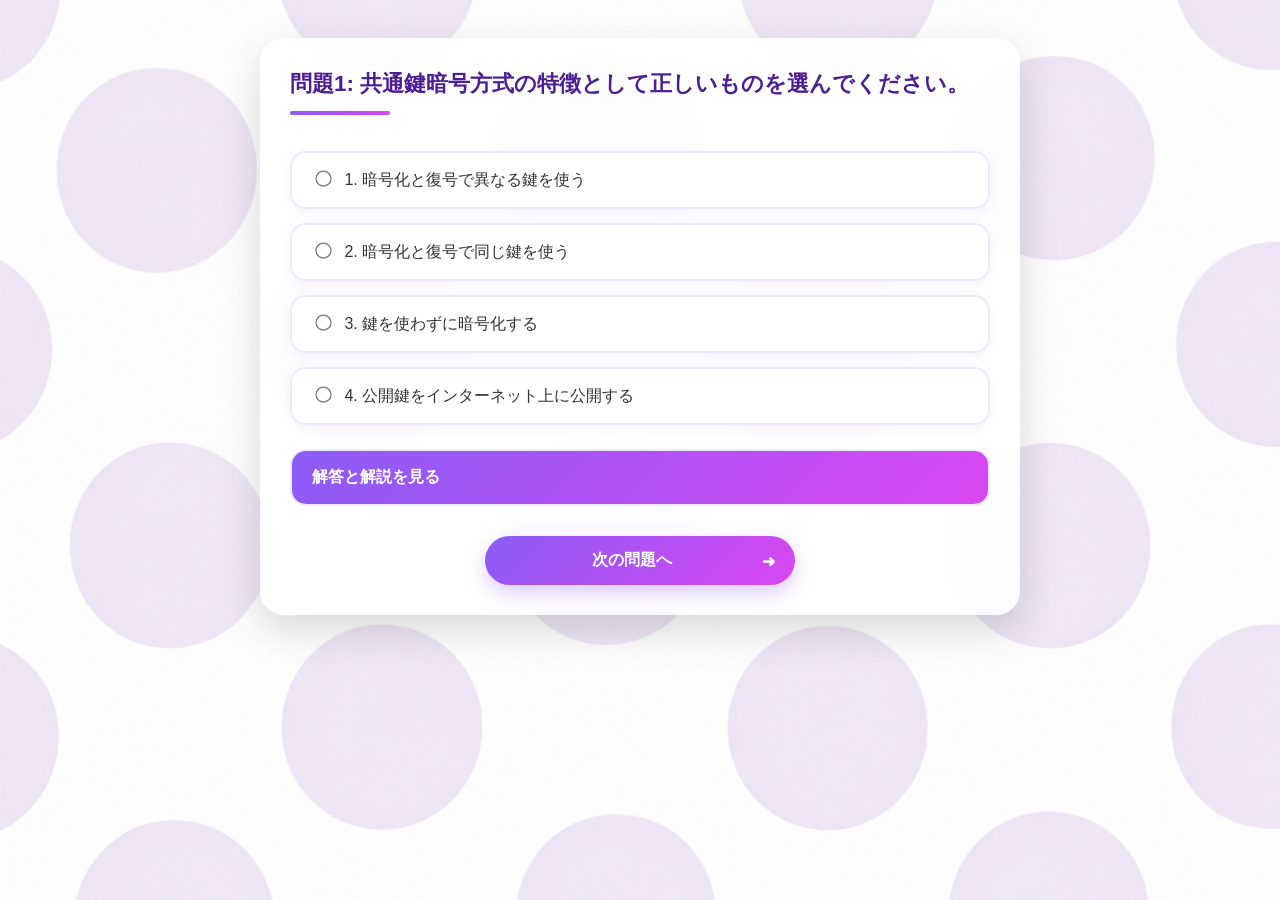
<file: fe_proj/question01.html>
<!doctype html>
<html lang="ja">
    <head>
        <meta charset="UTF-8" />
        <title>HTML/CSS 4択問題</title>
        <link rel="stylesheet" href="style.css" />
    </head>
    <body>
        <div class="quiz-container">
            <h3 class="quiz-question">問題1: 共通鍵暗号方式の特徴として正しいものを選んでください。</h3>

            <form class="quiz-options">
                <label>
                    <input type="radio" name="q1" value="1" /> 1. 暗号化と復号で異なる鍵を使う
                </label>
                <label>
                    <input type="radio" name="q1" value="2" /> 2. 暗号化と復号で同じ鍵を使う
                </label>
                <label>
                    <input type="radio" name="q1" value="3" /> 3. 鍵を使わずに暗号化する
                </label>
                <label>
                    <input type="radio" name="q1" value="4" /> 4. 公開鍵をインターネット上に公開する
                </label>
            </form>

            <details class="quiz-answer">
                <summary>解答と解説を見る</summary>
                <div class="answer-content">
                    <p class="correct-answer">
                        <strong>正解：2. 暗号化と復号で同じ鍵を使う</strong>
                    </p>
                    <p class="explanation">
                        <strong>解説：</strong><br />
                        「暗号化と復号で同じ鍵を使う」という部分が、共通鍵暗号方式の最大の特徴です。しかし、暗号化に使用した鍵を手に入れることができたら、誰でも復号することができるという欠点があります。
                    </p>
                </div>
                 </details>
                <div class="button004">
    <a href="question02.html">次の問題へ　</a>
    
    
    
    
    
</div>
               
    </body>
</html>
</file>
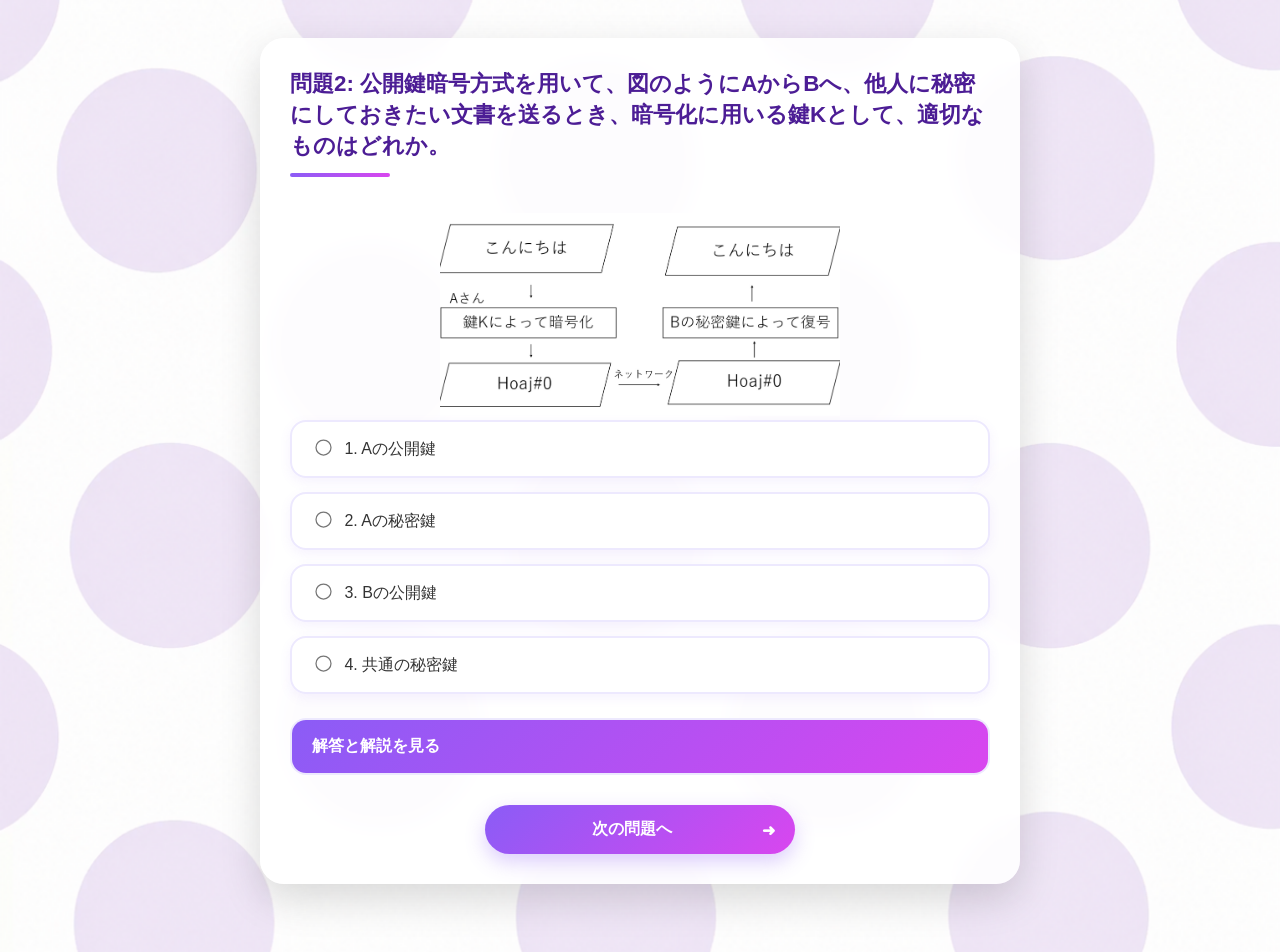
<file: fe_proj/question02.html>
<!doctype html>
<html lang="ja">
    <head>
        <meta charset="UTF-8" />
        <title>HTML/CSS 4択問題</title>
        <link rel="stylesheet" href="style.css" />
       
    </head>
    <body>
        <div class="quiz-container">
            <h3 class="quiz-question">問題2: 公開鍵暗号方式を用いて、図のようにAからBへ、他人に秘密にしておきたい文書を送るとき、暗号化に用いる鍵Kとして、適切なものはどれか。</h3>

			<class="quiz-irust">
				<div style="text-align:center;">
				<img src="images/Question02.jpg" style="width: 400px;height: auto;">
				</div>
				
			
            <form class="quiz-options">
                <label>
                    <input type="radio" name="q1" value="1" /> 1. Aの公開鍵
                    
                </label>
                <label>
                    <input type="radio" name="q1" value="2" /> 2. Aの秘密鍵
                   
                </label>
                <label>
                    <input type="radio" name="q1" value="3" /> 3. Bの公開鍵
                    
                </label>
                <label>
                    <input type="radio" name="q1" value="4" /> 4. 共通の秘密鍵
                    
                </label>
            </form>

            <details class="quiz-answer">
                <summary>解答と解説を見る</summary>
                <div class="answer-content">
                    <p class="correct-answer">
                        <strong>正解：3. Bの公開鍵</strong>
                    </p>
                    <p class="explanation">
                        <strong>解説：</strong><br />
                        公開鍵暗号方式による暗号化通信では、送信者は受信者の<span style="color:#ff0000;">公開鍵</span>で暗号化した文書を送信し、
                        受信者は自身の<span style="color:#ff0000;">秘密鍵</span>で復号を行います。
                    </p>    <p>問題において受信者がBとなるため、AはBの<span style="color:#ff0000;">公開鍵</span>で暗号化を行い
                        Bが自身のの<span style="color:#ff0000;">秘密鍵</span>で復号を行うことができる
                        </p>
                        <p>したがって暗号化に必要になるものは「Bの公開鍵」となる。
                        </p>
                        
                    
                
            </details>
            <div class="button004">
    <a href="question03.html">次の問題へ　</a>
</div>
        
    </body>
</html>
</file>
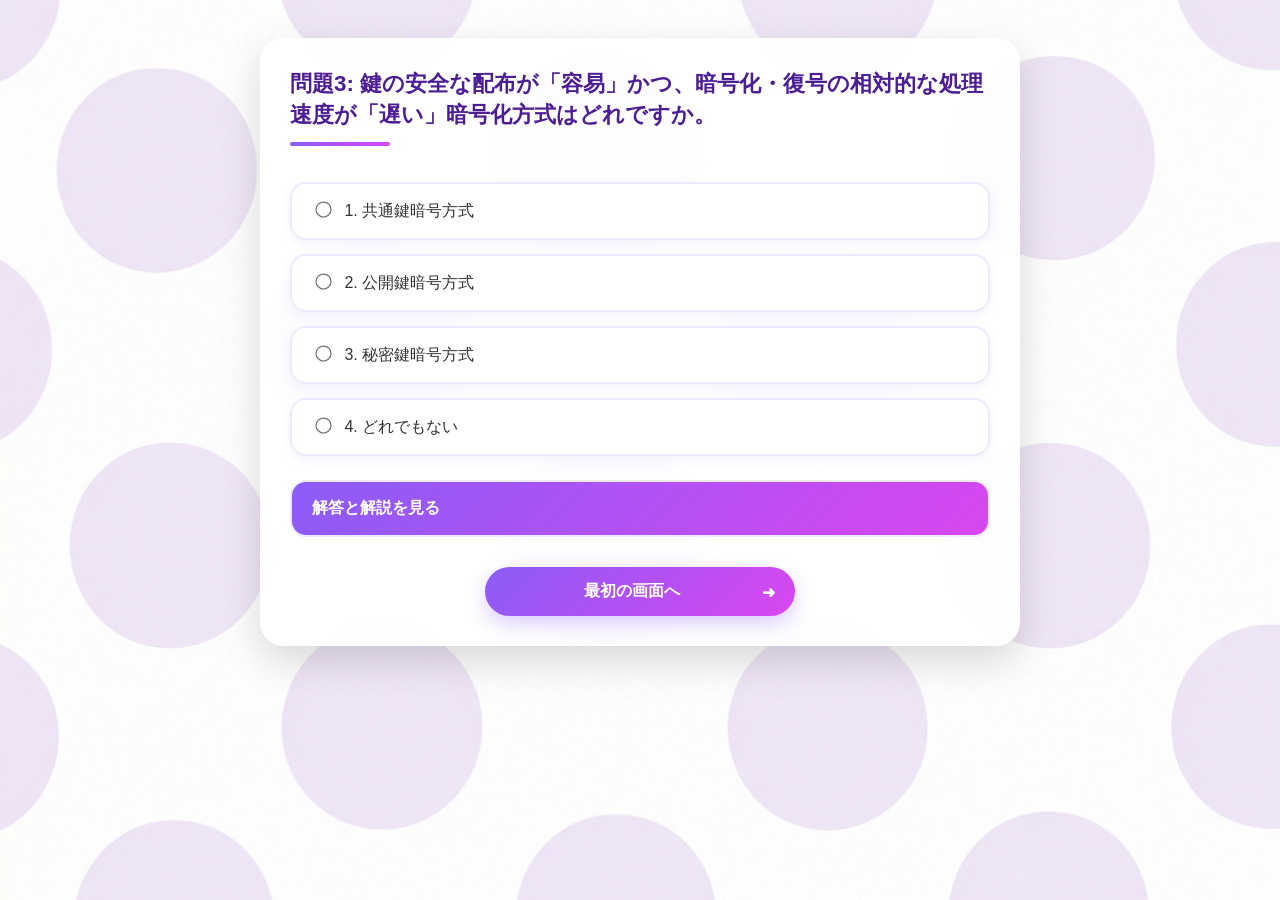
<file: fe_proj/question03.html>
<!doctype html>
<html lang="ja">
    <head>
        <meta charset="UTF-8" />
        <title>HTML/CSS 4択問題</title>
        <link rel="stylesheet" href="style.css" />
    </head>
    <body>
        <div class="quiz-container">
            <h3 class="quiz-question">問題3: 鍵の安全な配布が「容易」かつ、暗号化・復号の相対的な処理速度が「遅い」暗号化方式はどれですか。</h3>

            <form class="quiz-options">
                <label>
                    <input type="radio" name="q1" value="1" /> 1. 共通鍵暗号方式
                </label>
                <label>
                    <input type="radio" name="q1" value="2" /> 2. 公開鍵暗号方式
                </label>
                <label>
                    <input type="radio" name="q1" value="3" /> 3. 秘密鍵暗号方式
                </label>
                <label>
                    <input type="radio" name="q1" value="4" /> 4. どれでもない
                </label>
            </form>

            <details class="quiz-answer">
                <summary>解答と解説を見る</summary>
                <div class="answer-content">
                    <p class="correct-answer">
                        <strong>正解：2. 公開鍵暗号方式</strong>
                    </p>
                    <p class="explanation">
                        <strong>解説：</strong><br />
                        文章を復号するのに必要な秘密鍵は本人だけが持ち、公開鍵は秘密にする必要がないため安全に配布することができます。また、暗号化や復号の処理が複雑な数学的演算を伴うため、共通鍵暗号方式と比較すると処理速度が遅い傾向があります。
                    </p>
                                   
              
            </details>
            <div class="button004">
    <a href="index.html">最初の画面へ　</a>
</div>
        </div>
    </body>
</html>
</file>
<file: fe_proj/style.css>
body {
    font-family:
        "Helvetica Neue",
        Arial,
        "Hiragino Kaku Gothic ProN",
        "Hiragino Sans",
        Meiryo,
        sans-serif;

    color: #333;

    padding: 30px;

    background-image: url("images/ChatGPT Image 2026年5月22日 13_41_34.png");
    background-size: cover;
    background-position: center;
    background-repeat: no-repeat;
    background-attachment: fixed;
}

/* 問題全体 */
.quiz-container {
    background: rgba(255,255,255,0.88);

    backdrop-filter: blur(10px);
    -webkit-backdrop-filter: blur(10px);

    border-radius: 24px;

    padding: 30px;

    max-width: 700px;

    margin: 0 auto 30px auto;

    box-shadow:
        0 15px 40px rgba(0,0,0,0.15);

    animation: fadeIn 0.6s ease;
}

/* 問題タイトル */
.quiz-question {
    margin-top: 0;

    font-size: 1.4rem;

    font-weight: 800;

    color: #4c1d95;

    padding-bottom: 12px;

    margin-bottom: 24px;

    border-bottom: none;
}

.quiz-question::after {
    content: "";

    display: block;

    width: 100px;
    height: 4px;

    margin-top: 12px;

    border-radius: 10px;

    background: linear-gradient(
        90deg,
        #8b5cf6,
        #d946ef
    );
}

/* 選択肢 */
.quiz-options {
    display: flex;
    flex-direction: column;
    gap: 14px;

    margin-bottom: 24px;
}

.quiz-options label {
    display: block;

    padding: 16px 20px;

    background: rgba(255,255,255,0.9);

    border: 2px solid #ede9fe;

    border-radius: 16px;

    cursor: pointer;

    transition: all 0.3s ease;

    box-shadow:
        0 4px 12px rgba(139,92,246,0.08);
}

.quiz-options label:hover {
    transform: translateY(-3px);

    border-color: #a855f7;

    background: #faf5ff;

    box-shadow:
        0 10px 20px rgba(139,92,246,0.15);
}

/* ラジオボタン */
.quiz-options input[type="radio"] {
    margin-right: 10px;

    transform: scale(1.25);

    accent-color: #8b5cf6;
}

/* 解答エリア */
.quiz-answer {
    background: rgba(255,255,255,0.95);

    border: 2px solid #ede9fe;

    border-radius: 16px;

    overflow: hidden;
}

/* 解答ボタン */
.quiz-answer summary {
    padding: 16px 20px;

    font-weight: bold;

    color: white;

    cursor: pointer;

    list-style: none;

    background: linear-gradient(
        135deg,
        #8b5cf6,
        #d946ef
    );

    transition: 0.3s;
}

.quiz-answer summary:hover {
    filter: brightness(1.05);
}

.quiz-answer summary::-webkit-details-marker {
    display: none;
}

/* 解説 */
.answer-content {
    padding: 20px;

    border-top: 1px solid #ede9fe;
}

/* 正解 */
.correct-answer {
    color:deeppink;
    

    font-size: 1.2rem;

    font-weight: bold;

    margin-top: 0;
}

/* 解説文 */
.explanation {
    line-height: 1.8;

    color: #555;

    margin-bottom: 0;
}

/* 表示アニメーション */
@keyframes fadeIn {
    from {
        opacity: 0;
        transform: translateY(15px);
    }

    to {
        opacity: 1;
        transform: translateY(0);
    }
    
}
.button004 {
    margin-top: 30px;
}

.button004 a {
    background: linear-gradient(
        135deg,
        #8b5cf6,
        #d946ef
    );

    border-radius: 50px;

    position: relative;

    display: flex;

    justify-content: center;

    align-items: center;

    margin: 0 auto;

    max-width: 260px;

    padding: 14px 25px;

    color: #fff;

    text-decoration: none;

    font-weight: bold;

    transition: all 0.3s ease;

    box-shadow:
        0 8px 20px rgba(139,92,246,0.3);
}

.button004 a:after {
    position: absolute;

    top: 50%;

    right: 20px;

    content: "➜";

    transform: translateY(-50%);

    transition: 0.3s;
}

.button004 a:hover {
    background: linear-gradient(
        135deg,
        #7c3aed,
        #c026d3
    );

    transform: translateY(-3px);

    box-shadow:
        0 15px 30px rgba(139,92,246,0.5);
}

.button004 a:hover:after {
    right: 15px;



}
</file>
